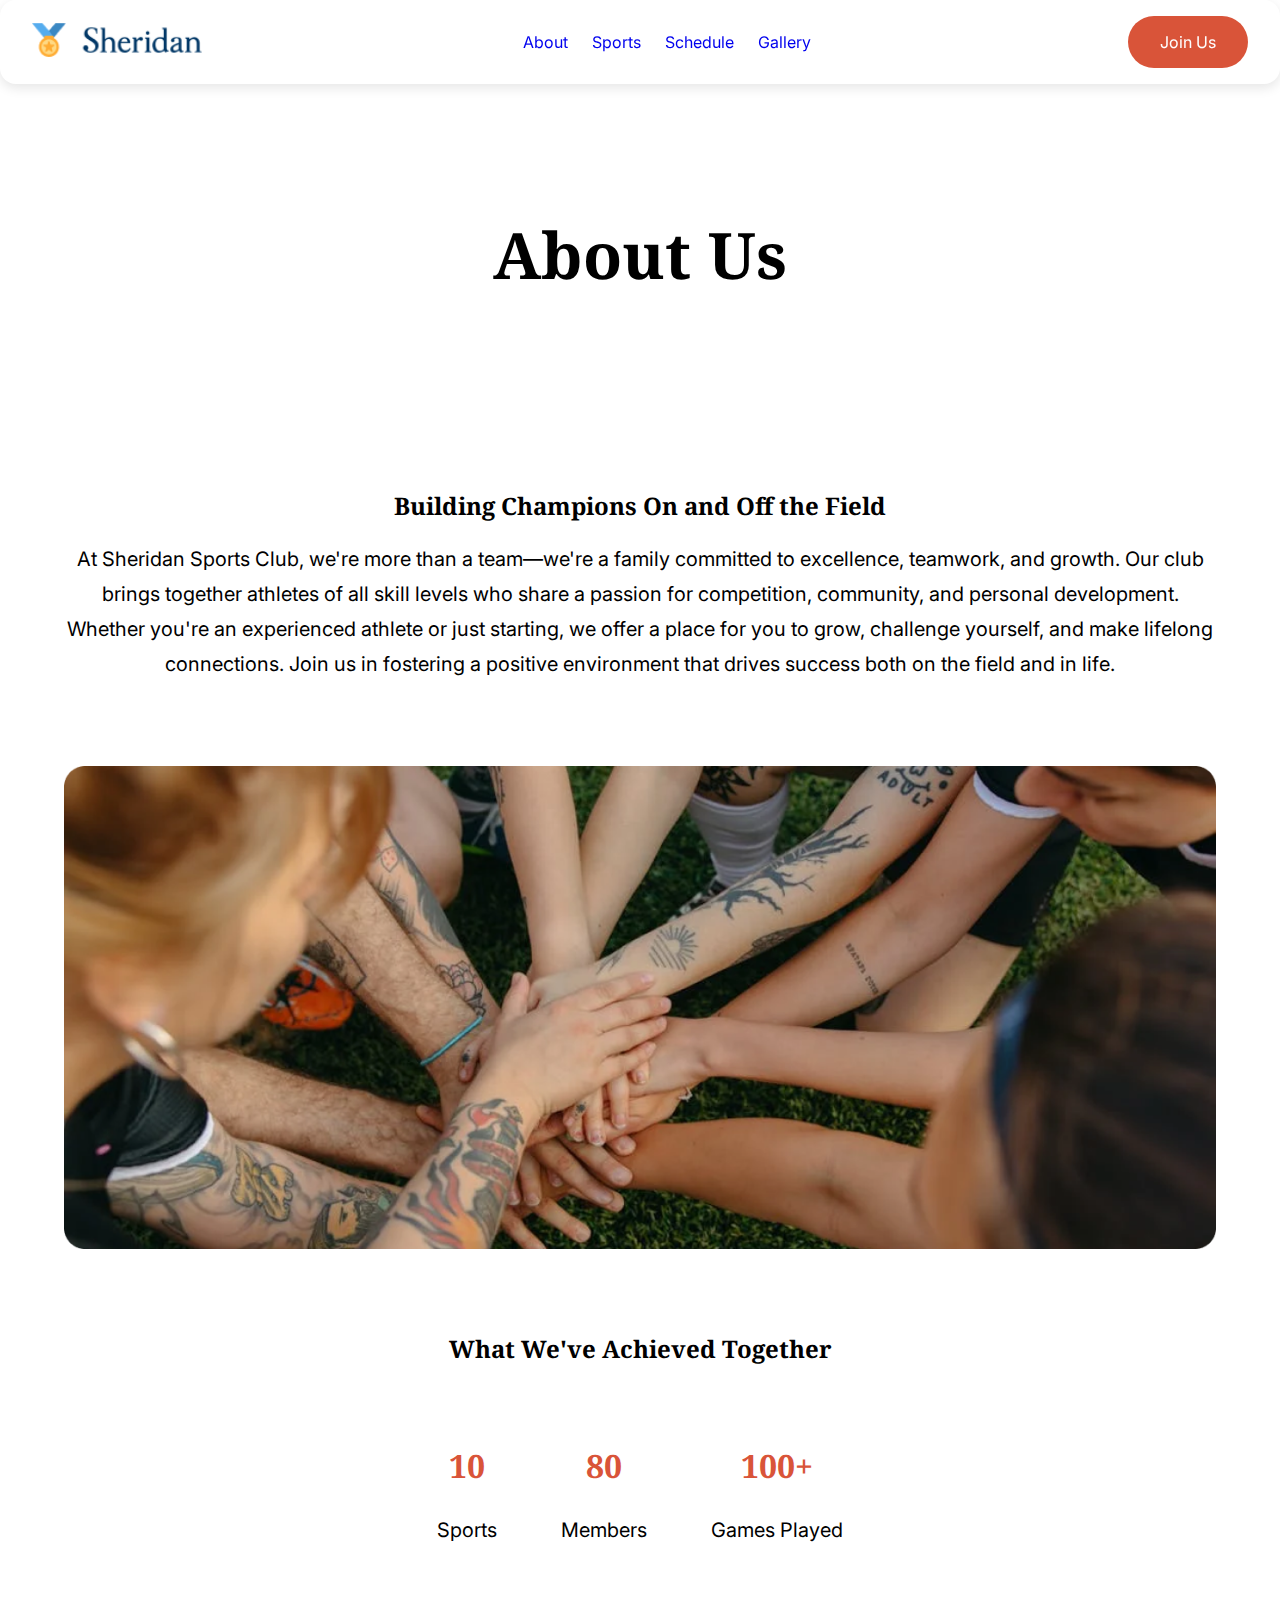
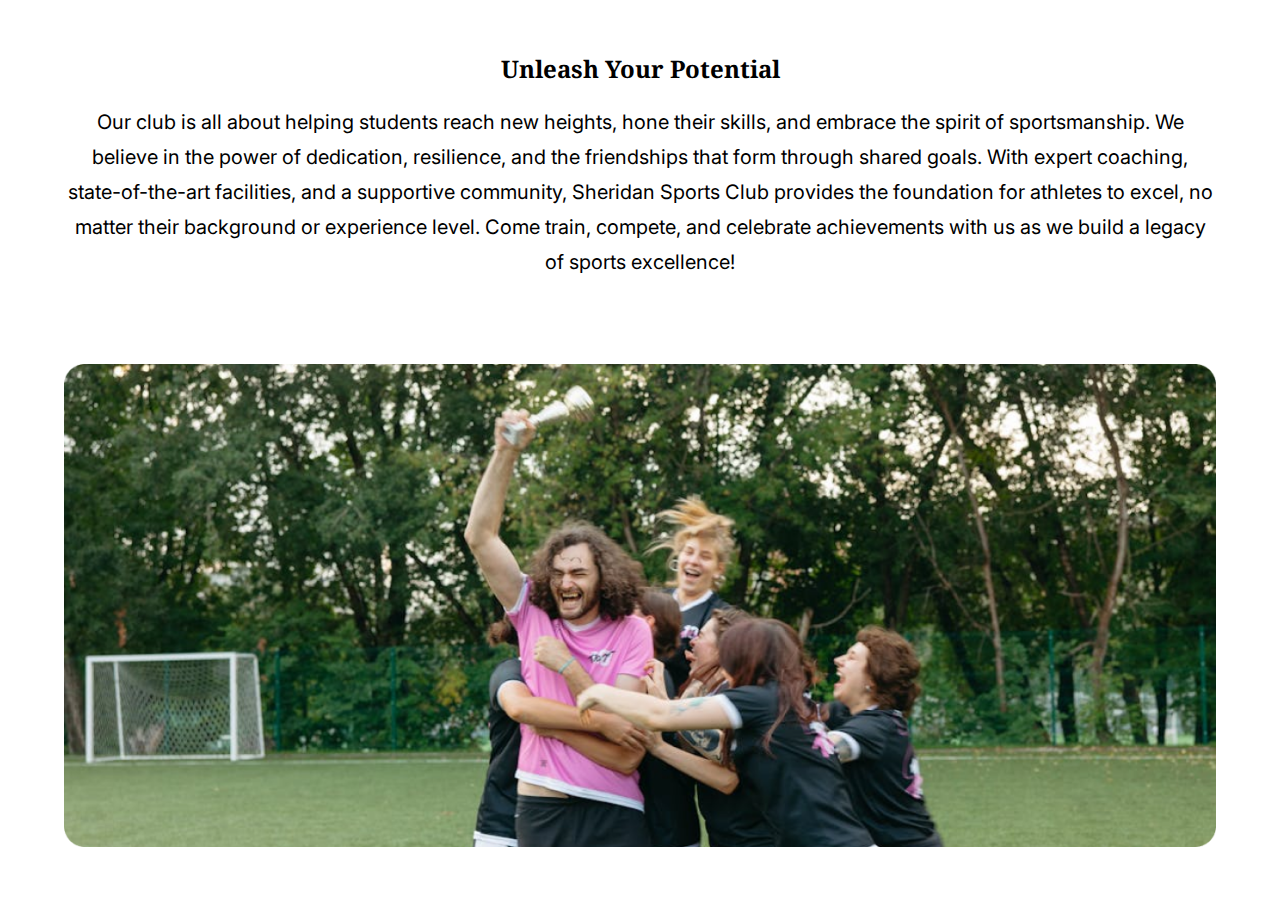
<file: sheridansportsclub/about.html>
<!DOCTYPE html>
<html lang="en">
<head>
    <meta charset="UTF-8">
    <meta name="viewport" content="width=device-width, initial-scale=1.0">
    <title>About</title>
    <link rel="stylesheet" href="styles.css">
</head>
<body>
    <header>
        <a href="index.html">
            <img src="images/logo.png" class="logo">
        </a>
        <nav>
            <ul class="nav_links">
                <li><a href="about.html">About</a></li>
                <li><a href="sports.html">Sports</a></li>
                <li><a href="schedule.html">Schedule</a></li>
                <li><a href="gallery.html">Gallery</a></li>
            </ul>
        </nav>
        <a href="join.html" class="button">Join Us</a>
    </header>

    <main class="grid">
        <div class="page_content">
            <div class="hero_text top_text">
                <h1>About Us</h1>
            </div>

            <div class="about_content">
                <div class="about_content_text">
                    <h2>Building Champions On and Off the Field</h2>
                    <p>At Sheridan Sports Club, we're more than a team—we're a family committed to excellence, teamwork, and growth. Our club brings together athletes of all skill levels who share a passion for competition, community, and personal development. Whether you're an experienced athlete or just starting, we offer a place for you to grow, challenge yourself, and make lifelong connections. Join us in fostering a positive environment that drives success both on the field and in life.</p>
                </div>
                <img src="images/about_image.png" class="about_image">
            </div>

            <div class="achievements_container">
                <h2 class="achievements_h2">What We've Achieved Together</h2>
                <div class="stats_container">
                    <div class="stat">
                        <h2>10</h2>
                        <p>Sports</p>
                    </div>
                    <div class="stat">
                        <h2>80</h2>
                        <p>Members</p>
                    </div>
                    <div class="stat">
                        <h2>100+</h2>
                        <p>Games Played</p>
                    </div>
                </div>
            </div>

            <div class="about_content">
                <div class="about_content_text">
                    <h2>Unleash Your Potential</h2>
                    <p>Our club is all about helping students reach new heights, hone their skills, and embrace the spirit of sportsmanship. We believe in the power of dedication, resilience, and the friendships that form through shared goals. With expert coaching, state-of-the-art facilities, and a supportive community, Sheridan Sports Club provides the foundation for athletes to excel, no matter their background or experience level. Come train, compete, and celebrate achievements with us as we build a legacy of sports excellence!</p>
                </div>
                <img src="images/about_image_2.png" class="about_image">
            </div>
        </div>
    </main>
</body>
</html>
</file>
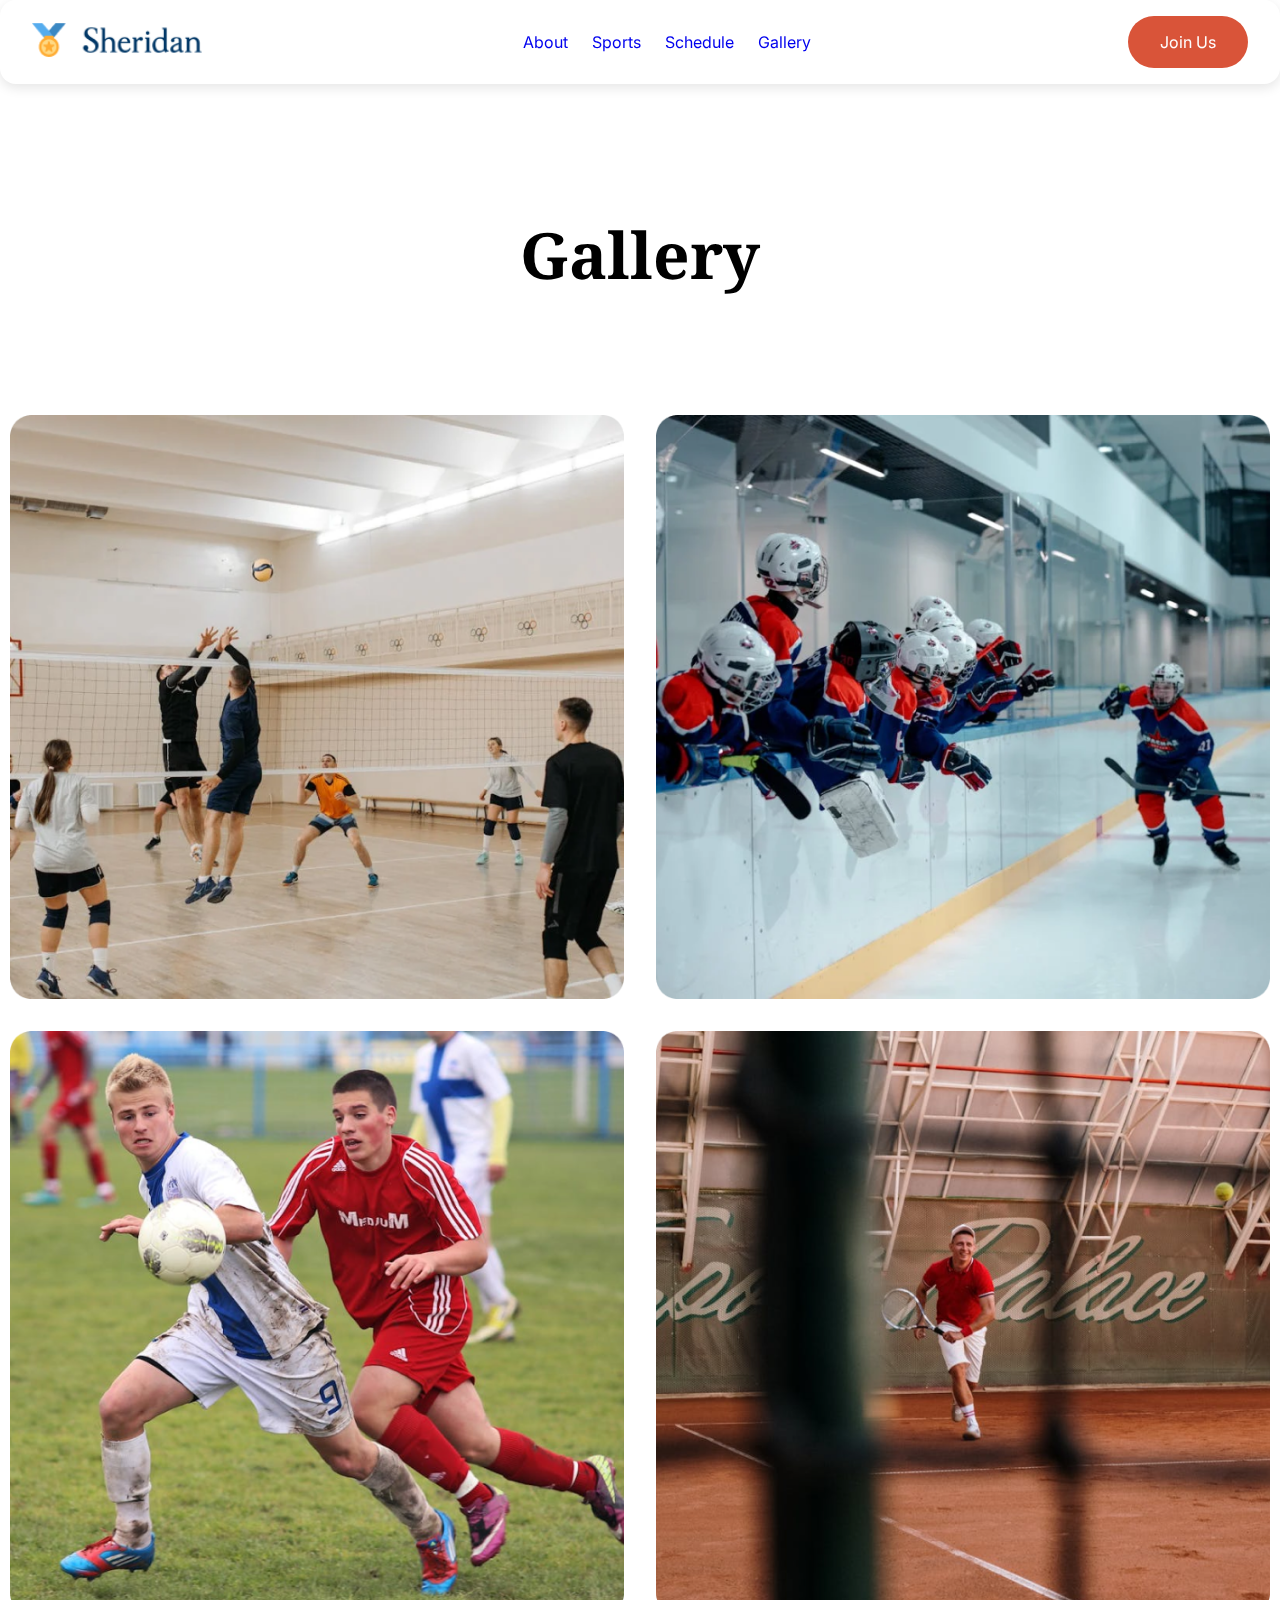
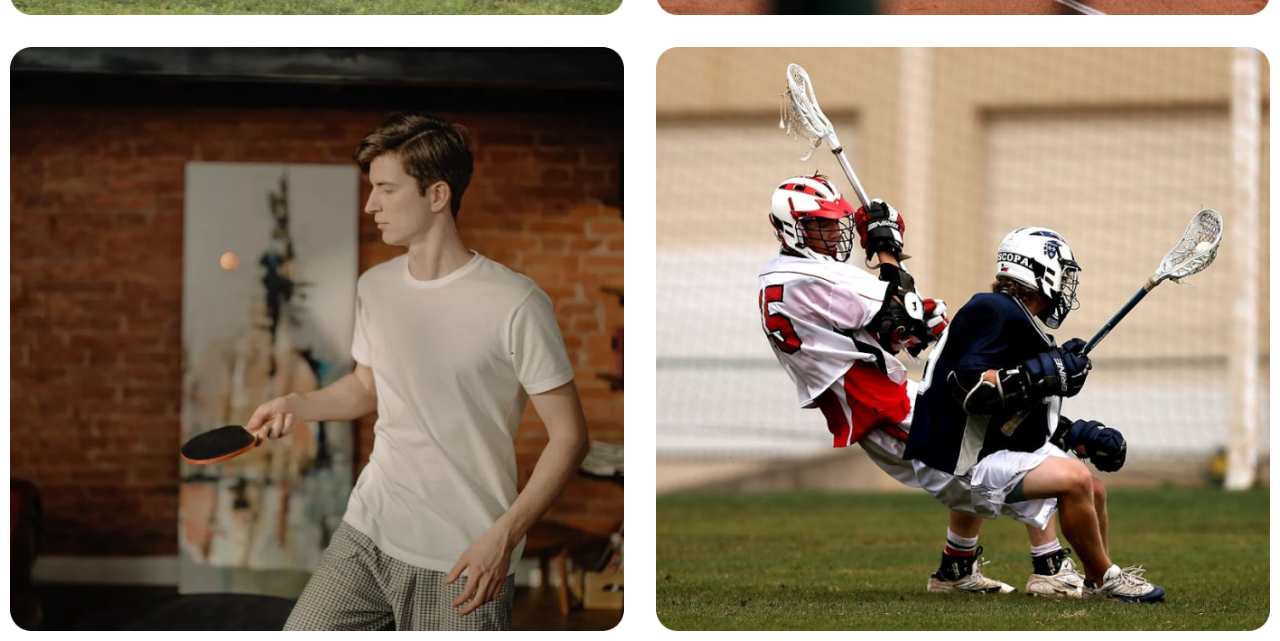
<file: sheridansportsclub/gallery.html>
<!DOCTYPE html>
<html lang="en">
<head>
    <meta charset="UTF-8">
    <meta name="viewport" content="width=device-width, initial-scale=1.0">
    <title>Gallery</title>
    <link rel="stylesheet" href="styles.css">
</head>
<body>
    <header>
        <a href="index.html">
            <img src="images/logo.png" class="logo" alt="Logo">
        </a>
        <nav>
            <ul class="nav_links">
                <li><a href="about.html">About</a></li>
                <li><a href="sports.html">Sports</a></li>
                <li><a href="schedule.html">Schedule</a></li>
                <li><a href="gallery.html">Gallery</a></li>
            </ul>
        </nav>
        <a href="join.html" class="button">Join Us</a>
    </header>

    <main class="grid">
        <div class="page_content">
            <div class="hero_text top_text">
                <h1>Gallery</h1>
            </div>
            <div class="photo_gallery">
                <div class="photo_grid">
                    <img src="images/gallery_image.png" class="grid_img">
                    <img src="images/gallery_image_2.png" class="grid_img">
                    <img src="images/gallery_image_3.png" class="grid_img">
                    <img src="images/gallery_image_4.png" class="grid_img">
                    <img src="images/gallery_image_5.png" class="grid_img">
                    <img src="images/gallery_image_6.png" class="grid_img">
                </div>
            </div>
        </div>
    </main>
</body>
</html>
</file>
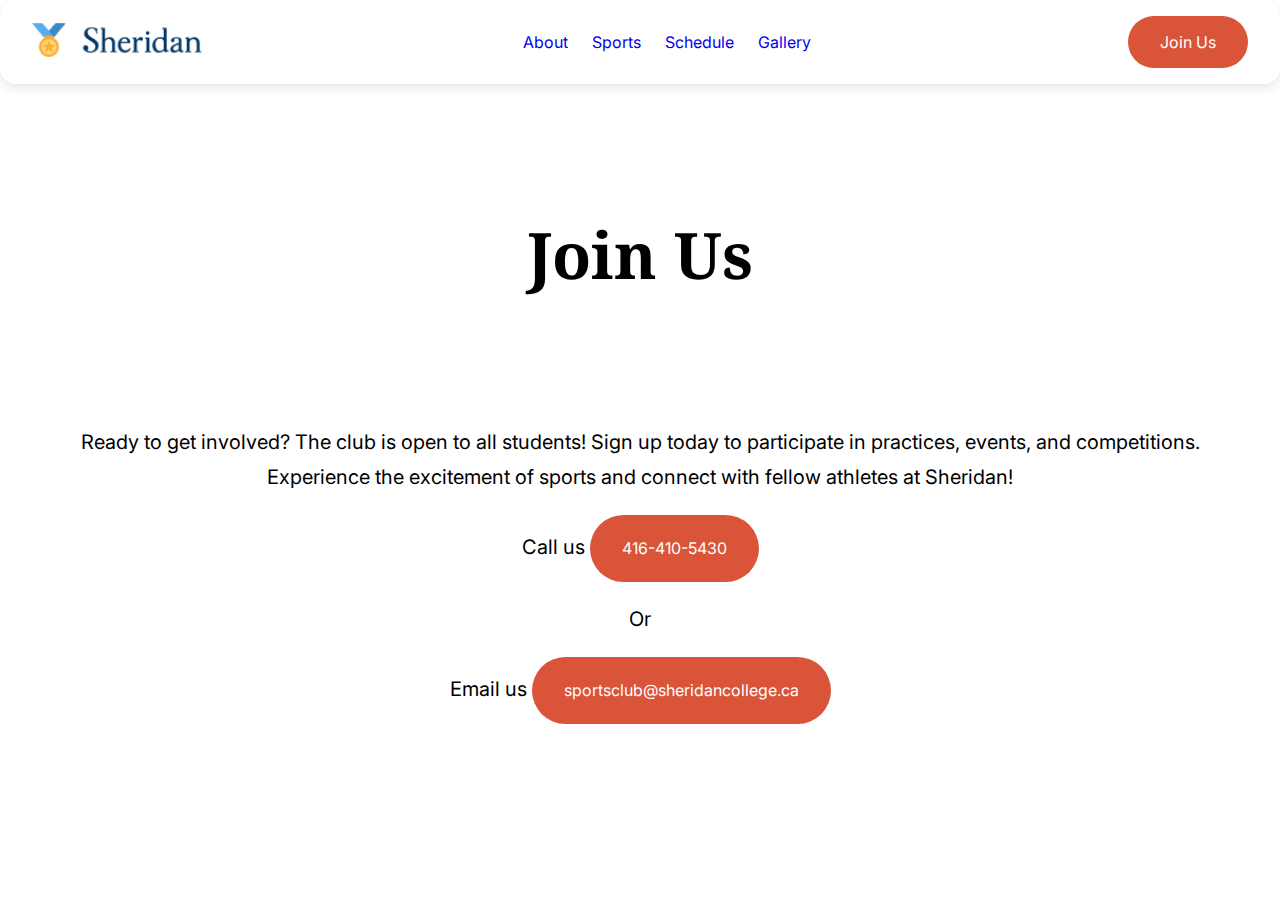
<file: sheridansportsclub/join.html>
<!DOCTYPE html>
<html lang="en">
<head>
    <meta charset="UTF-8">
    <meta name="viewport" content="width=device-width, initial-scale=1.0">
    <title>Join</title>
    <link rel="stylesheet" href="styles.css">
</head>
<body>
    <header>
        <a href="index.html">
            <img src="images/logo.png" class="logo">
        </a>
        <nav>
            <ul class="nav_links">
                <li><a href="about.html">About</a></li>
                <li><a href="sports.html">Sports</a></li>
                <li><a href="schedule.html">Schedule</a></li>
                <li><a href="gallery.html">Gallery</a></li>
            </ul>
        </nav>
        <a href="join.html" class="button">Join Us</a>
    </header>

    <main class="grid">
        <div class="page_content">
            <div class="hero_text top_text">
                <h1>Join Us</h1>
            </div>
            <div class="hero_text">
                <p>Ready to get involved? The club is open to all students! Sign up today to participate in practices, events, and competitions.<br> Experience the excitement of sports and connect with fellow athletes at Sheridan!</p>
                <p>Call us <a href="#" class="button">416-410-5430</a></p>
                <p>Or</p>
                <p>Email us <a href="#" class="button">sportsclub@sheridancollege.ca</a></p>
            </div>
        </div>
    </main>
</body>
</html>
</file>
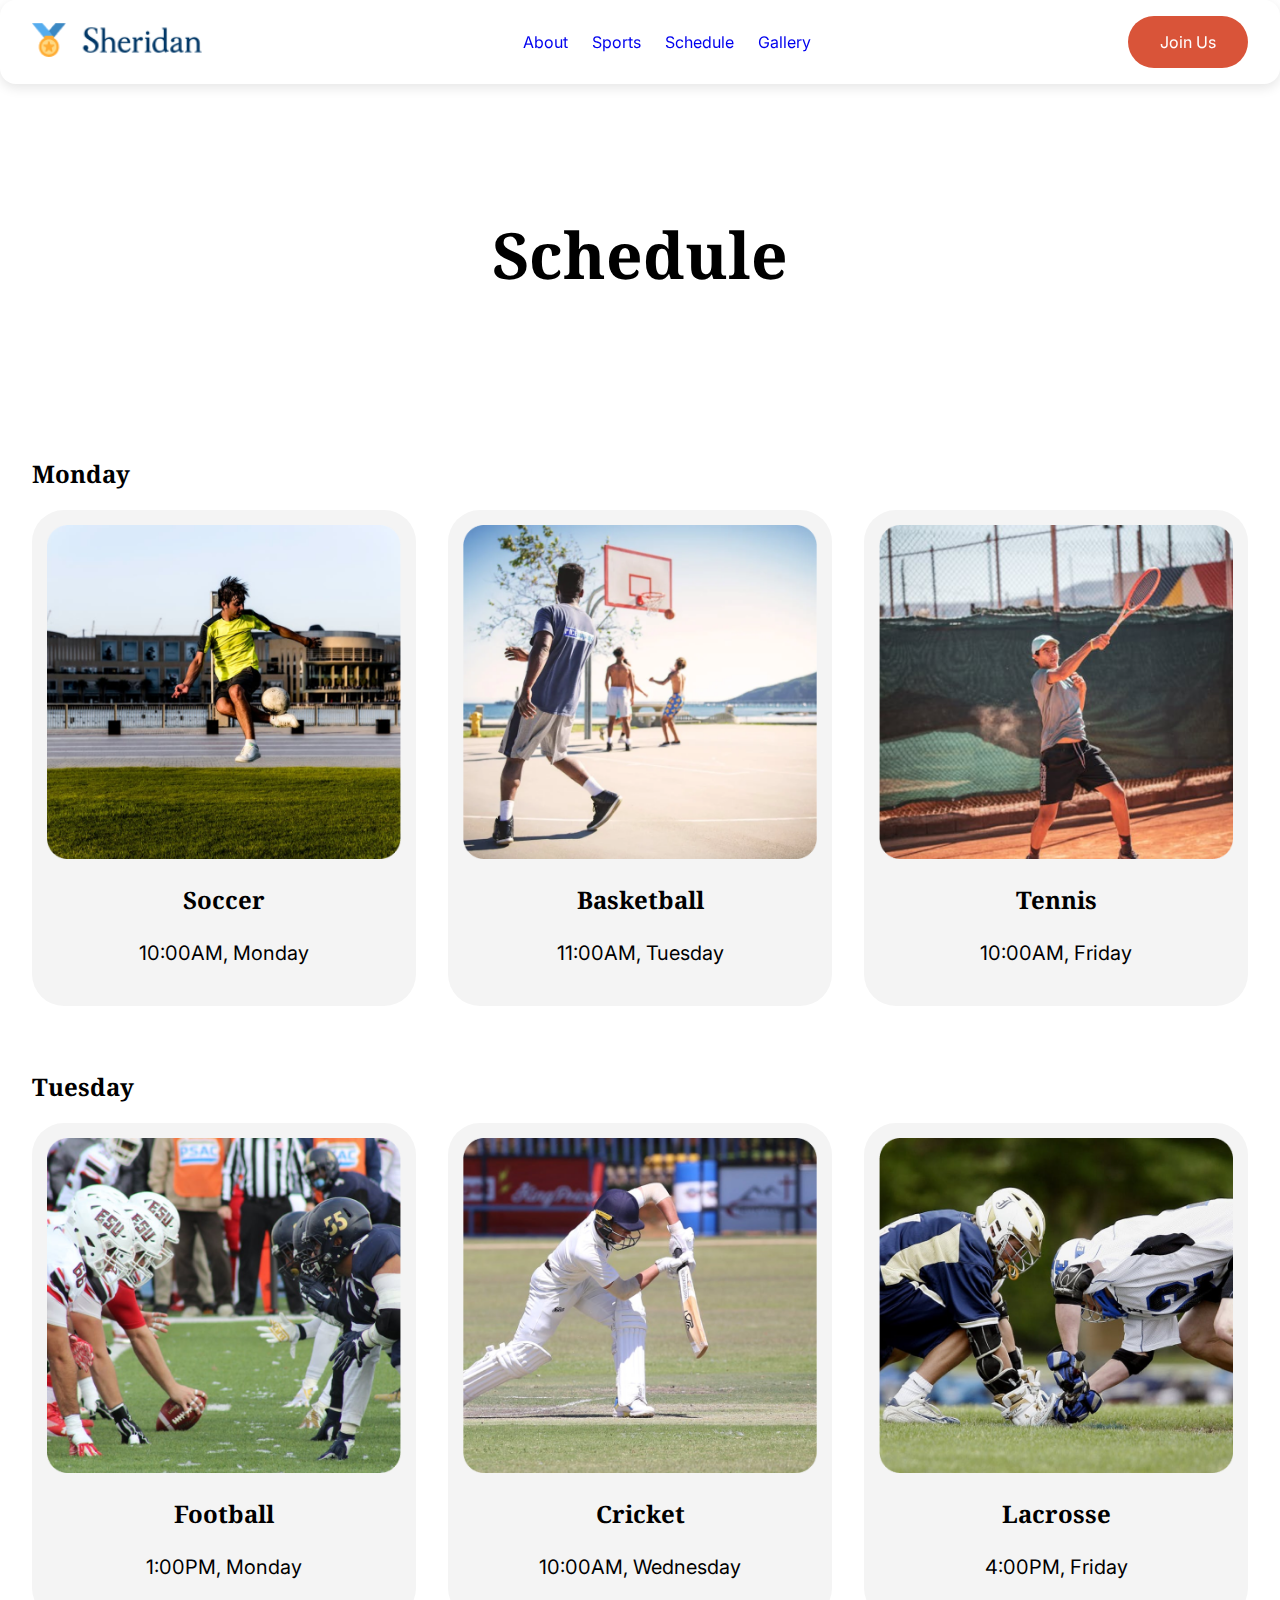
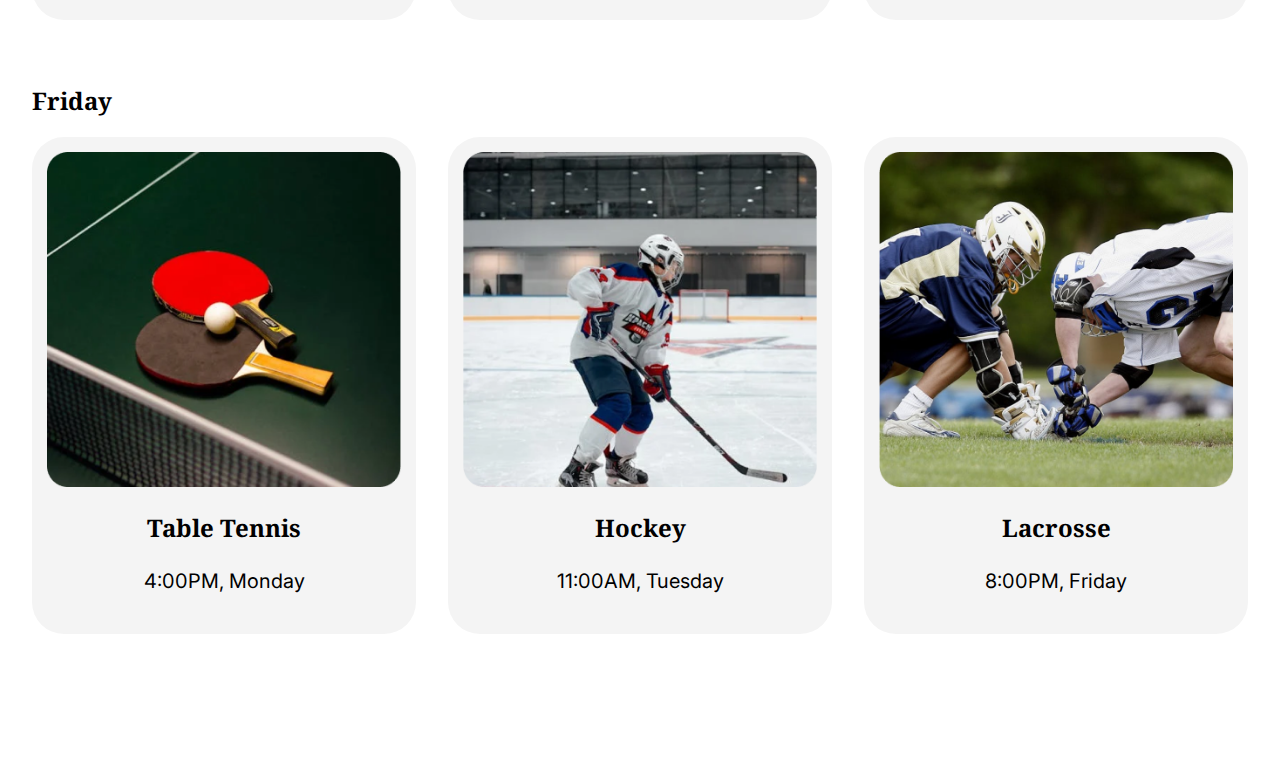
<file: sheridansportsclub/schedule.html>
<!DOCTYPE html>
    <html lang="en">
    <head>
        <meta charset="UTF-8">
        <meta name="viewport" content="width=device-width, initial-scale=1.0">
        <title>Schedule</title>
        <link rel="stylesheet" href="styles.css">
    </head>
    <body>
        <header>
            <a href="index.html">
                <img src="images/logo.png" class="logo">
            </a>
            <nav>
                <ul class="nav_links">
                    <li><a href="about.html">About</a></li>
                    <li><a href="sports.html">Sports</a></li>
                    <li><a href="schedule.html">Schedule</a></li>
                    <li><a href="gallery.html">Gallery</a></li>
                </ul>
            </nav>
            <a href="join.html" class="button">Join Us</a>
        </header>

        <main class="grid">
            <div class="page_content">
                <div class="top_text">
                    <h1>Schedule</h1>
                </div>
                <div class="schedule">
                    <div>
                        <h2>Monday</h2>
                        <div class="schedule_events">
                            <div class="card">
                                <img src="images/soccer_image.png">
                                <h2>Soccer</h2>
                                <p>10:00AM, Monday</p>
                            </div>
                            <div class="card">
                                <img src="images/basketball_image.png">
                                <h2>Basketball</h2>
                                <p>11:00AM, Tuesday</p>
                            </div>
                            <div class="card">
                                <img src="images/tennis_image.png">
                                <h2>Tennis</h2>
                                <p>10:00AM, Friday</p>
                            </div>
                        </div>
                    </div>
                    <div>
                        <h2>Tuesday</h2>
                        <div class="schedule_events">
                            <div class="card">
                                <img src="images/football_image.png">
                                <h2>Football</h2>
                                <p>1:00PM, Monday</p>
                            </div>
                            <div class="card">
                                <img src="images/cricket_image.png">
                                <h2>Cricket</h2>
                                <p>10:00AM, Wednesday</p>
                            </div>
                            <div class="card">
                                <img src="images/lacrosse_image.png">
                                <h2>Lacrosse</h2>
                                <p>4:00PM, Friday</p>
                            </div>
                        </div>
                    </div>
                    <div>
                        <h2>Friday</h2>
                        <div class="schedule_events">
                            <div class="card">
                                <img src="images/tabletennis_image.png">
                                <h2>Table Tennis</h2>
                                <p>4:00PM, Monday</p>
                            </div>
                            <div class="card">
                                <img src="images/hockey_image.png">
                                <h2>Hockey</h2>
                                <p>11:00AM, Tuesday</p>
                            </div>
                            <div class="card">
                                <img src="images/lacrosse_image.png">
                                <h2>Lacrosse</h2>
                                <p>8:00PM, Friday</p>
                            </div>
                        </div>
                    </div>
                </div>
            </div>
        </main>
    </body>
    </html>
</file>
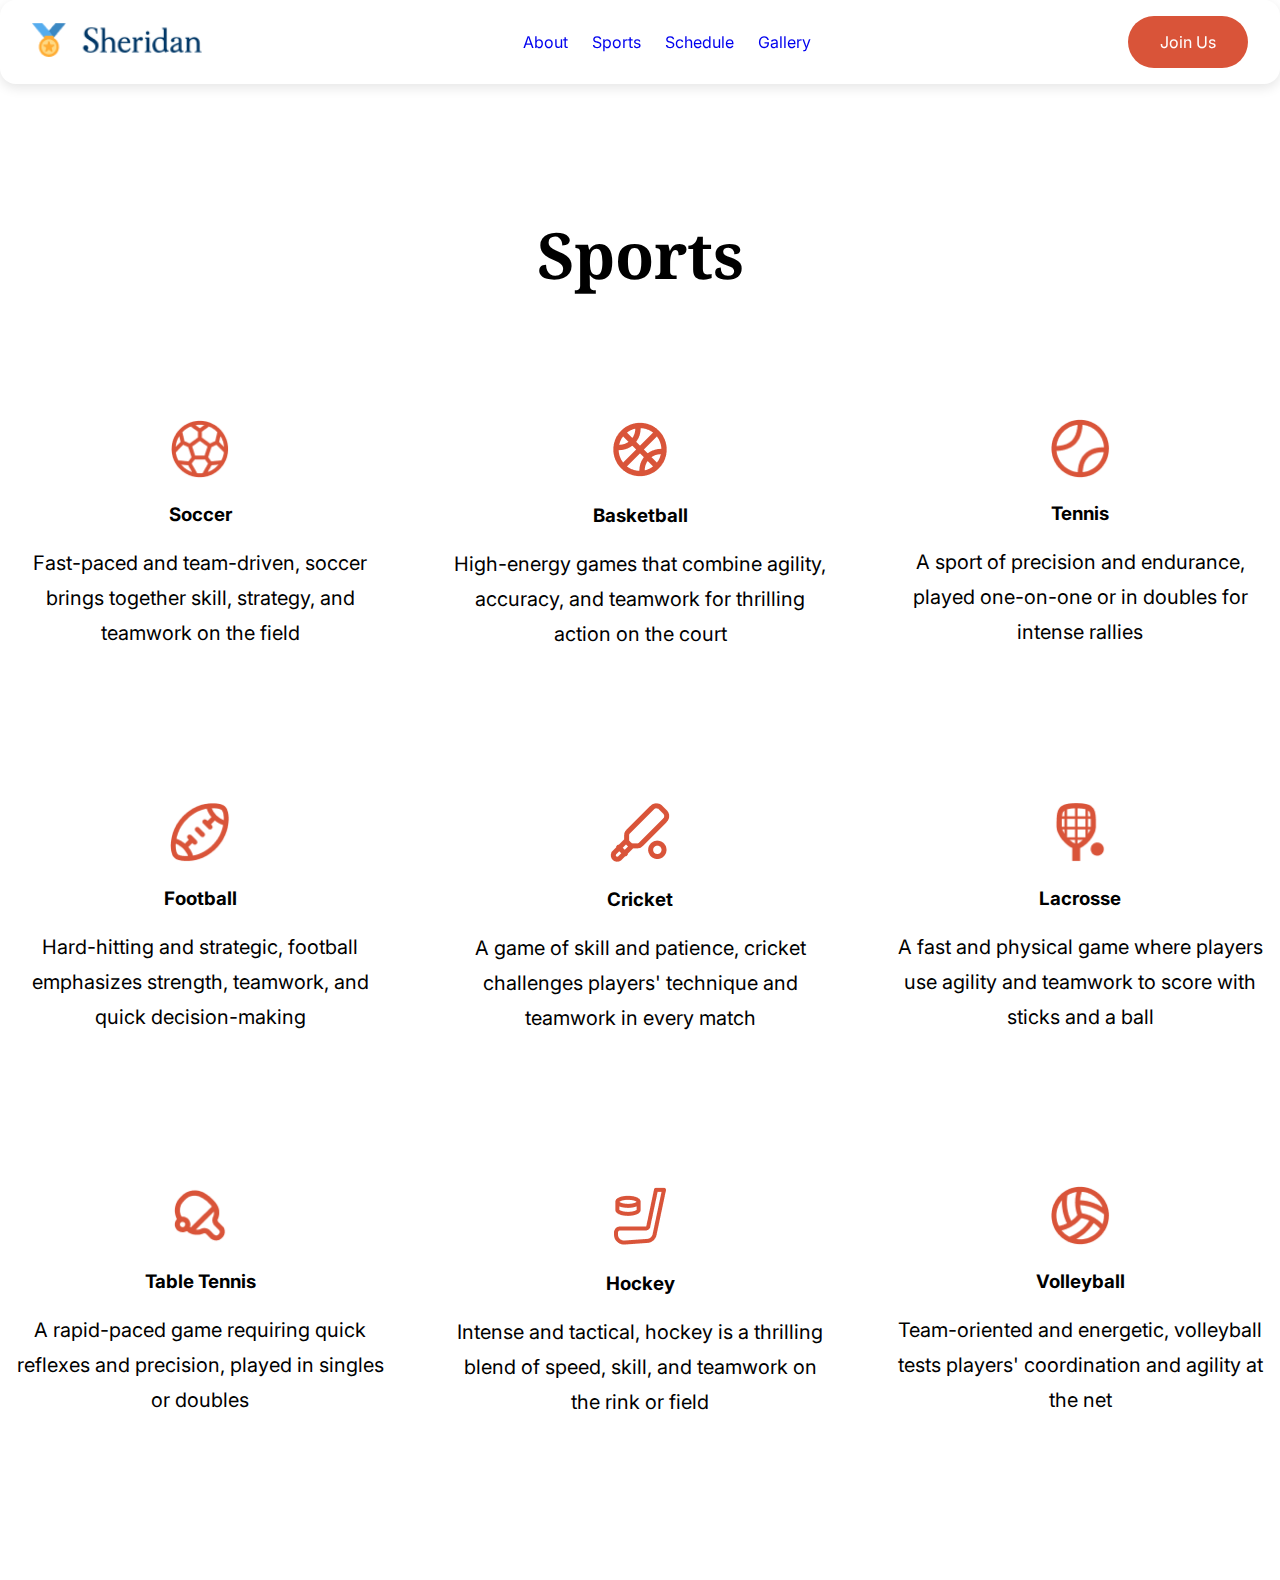
<file: sheridansportsclub/sports.html>
<!DOCTYPE html>
<html lang="en">
<head>
    <meta charset="UTF-8">
    <meta name="viewport" content="width=device-width, initial-scale=1.0">
    <title>Sports</title>
    <link rel="stylesheet" href="styles.css">
</head>
<body>
    <header>
        <a href="index.html">
            <img src="images/logo.png" class="logo">
        </a>

        <nav>
            <ul class="nav_links">
                <li><a href="about.html">About</a></li>
                <li><a href="sports.html">Sports</a></li>
                <li><a href="schedule.html">Schedule</a></li>
                <li><a href="gallery.html">Gallery</a></li>
            </ul>
        </nav>

        <a href="join.html" class="button">Join Us</a>
    </header>

    <main>
        <div class="page_content">
            <div class="top_text">
                <h1>Sports</h1>
            </div>

            <div class="sports">
                <div class="sports_grid">
                    <div class="sport">
                        <img src="images/icon_soccer.png" alt="Soccer Icon">
                        <h3>Soccer</h3>
                        <p>Fast-paced and team-driven, soccer brings together skill, strategy, and teamwork on the field</p>
                    </div>
                    <div class="sport">
                        <img src="images/icon_basketball.png" alt="Basketball Icon">
                        <h3>Basketball</h3>
                        <p>High-energy games that combine agility, accuracy, and teamwork for thrilling action on the court</p>
                    </div>
                    <div class="sport">
                        <img src="images/icon_tennis.png" alt="Tennis Icon">
                        <h3>Tennis</h3>
                        <p>A sport of precision and endurance, played one-on-one or in doubles for intense rallies</p>
                    </div>
                </div>

                <div class="sports_grid">
                    <div class="sport">
                        <img src="images/icon_football.png" alt="Football Icon">
                        <h3>Football</h3>
                        <p>Hard-hitting and strategic, football emphasizes strength, teamwork, and quick decision-making</p>
                    </div>
                    <div class="sport">
                        <img src="images/icon_cricket.png" alt="Cricket Icon">
                        <h3>Cricket</h3>
                        <p>A game of skill and patience, cricket challenges players' technique and teamwork in every match</p>
                    </div>
                    <div class="sport">
                        <img src="images/icon_lacrosse.png" alt="Lacrosse Icon">
                        <h3>Lacrosse</h3>
                        <p>A fast and physical game where players use agility and teamwork to score with sticks and a ball</p>
                    </div>
                </div>

                <div class="sports_grid">
                    <div class="sport">
                        <img src="images/icon_tabletennis.png" alt="Table Tennis Icon">
                        <h3>Table Tennis</h3>
                        <p>A rapid-paced game requiring quick reflexes and precision, played in singles or doubles</p>
                    </div>
                    <div class="sport">
                        <img src="images/icon_hockey.png" alt="Hockey Icon">
                        <h3>Hockey</h3>
                        <p>Intense and tactical, hockey is a thrilling blend of speed, skill, and teamwork on the rink or field</p>
                    </div>
                    <div class="sport">
                        <img src="images/icon_volleyball.png" alt="Volleyball Icon">
                        <h3>Volleyball</h3>
                        <p>Team-oriented and energetic, volleyball tests players' coordination and agility at the net</p>
                    </div>
                </div>
            </div>
        </div>
    </main>
</body>
</html>
</file>
<file: sheridansportsclub/styles.css>
@import url('https://fonts.googleapis.com/css2?family=Noto+Serif:ital,wght@0,100..900;1,100..900&display=swap');
@import url('https://fonts.googleapis.com/css2?family=Inter:ital,opsz,wght@0,14..32,100..900;1,14..32,100..900&family=Noto+Serif:ital,wght@0,100..900;1,100..900&display=swap');

header {
    grid-column: span 12;
    display: flex;
    justify-content: space-between;
    align-items: center;
    padding: 16px 32px;
    background-color: #ffffff;
    box-shadow: 0 4px 12px rgba(0, 0, 0, 0.1);
    border-radius: 16px;
    position: sticky;
    top: 0;
    z-index: 1000;
}

.logo {
    height: 40px;
    width: auto;
}

.button {
    transition: background-color 0.3s ease, transform 0.2s ease;
}

.button:hover {
    background-color: #F49C8A;
    transform: translateY(-2px);
}

body {
    display: grid;
    grid-template-columns: repeat(12, 1fr);
    grid-gap: 20px;
    max-width: 1440px;
    margin: 0 auto;
}

main {
    grid-column: span 12;
}

h1 {
    text-align: center;
    font-size: 64px;
    font-weight: bold;
    font-family: "Noto Serif";
}

h2 {
    font-family: "Noto Serif";
}

h3 {
    font-family: "Inter";
}

p {
    font-size: 20px;
    font-family: "Inter";
    line-height: 175%;
}

a {
    font-family: "Inter";
}

nav {
    align-items: center;
    display: grid;
    justify-content: space-between;
    text-align: center;
}

nav li {
    list-style-type: none;
}

.button {
    background-color: #D95439;
    border: none;
    color: white;
    padding: 16px 32px;
    text-align: center;
    text-decoration: none;
    display: inline-block;
    font-size: 16px;
    border-radius: 100px;
}

.gradient_text {
    font-size: 72px;
    background: -webkit-linear-gradient(#D95439, #F49C8A);
    -webkit-background-clip: text;
    -webkit-text-fill-color: transparent;
}

.grid {
    grid-column: span 12;
    display: grid;
    grid-template-columns: repeat(12, 1fr);
    gap: 30px;
}



.nav_links {
    display: flex;
    gap: 24px;
    margin: 0;
    padding: 0%;
}

.nav_links a {
    text-decoration: none;
}

.page_content {
    grid-column: span 12;
    max-width: 1440px;
    margin-left: auto;
    margin-right: auto;
}

.landing_hero {
    grid-column: span 12;
    text-align: center;
    gap: 48px;
    padding: 64px;
}

.hero_video {
    width: 100%; /* Ensure the video stretches to fill its container */
    max-width: 100%; /* Prevent the video from exceeding its container width */
    height: auto;
    border-radius: 24px;
    object-fit: cover;
}

.hero_text {
    grid-column: span 12;
    text-align: center;
    gap: 32px;
}

.body_group {
    grid-column: span 12;
    display: grid;
    grid-template-columns: 1fr 1fr;
    gap: 64px;
    align-items: center;
    padding: 64px;
}

.body_text {
    display: flex;
    flex-direction: column;
    align-items: flex-start;
}

.body_image {
    max-width: 100%;
    height: auto;
    display: block;
}

.schedule {
    grid-column: span 12;
    margin-bottom: 32px;
    padding: 32px;
}

.schedule_events {
    display: grid;
    grid-template-columns: repeat(3, 1fr);
    gap: 32px;
    margin-bottom: 64px;
}

.card {
    padding: 15px;
    background: #f4f4f4;
    text-align: center;
    border-radius: 32px;
}

.card img {
    width: 100%;
}

.top_text {
    grid-column: span 12;
    padding: 64px;
}

.sports {
    grid-column: span 12;
    padding: 12px;
}

.sport {
    margin-bottom: 64px;
}

.sports img {
    width: 64px;
    height: auto;
}

.sports_grid {
    display: grid;
    grid-template-columns: repeat(3, 1fr);
    gap: 64px;
    margin-bottom: 64px;
    text-align: center;
}

.about_content {
    grid-column: span 12;
    display: grid;
    gap: 64px;
    align-items: center;
    padding: 64px;
    text-align: center;
}

.about_image {
    width: 100%;
}

.photo_gallery {
    grid-column: span 12;
}

.photo_grid {
    display: grid;
    grid-template-columns: repeat(2, 1fr);
    padding: 10px;
    gap: 32px;
}

.grid_img {
    width: 100%;
}

.achievements_container {
    grid-column: span 12;
    text-align: center;
}

.achievements_h2 {
    padding-bottom: 32px;
}

.stats_container {
    justify-content: center;
    display: flex;
    gap: 64px;
}

.stat h2{
    color: #D95439;
    font-size: 32px;
}

@media (max-width: 900px) {
    .body_group, 
    .about_content {
        grid-template-columns: 1fr;
        gap: 12px;
        padding: 12px;
    }

    .body_text p {
        max-width: 624px;
    }

    .schedule_events,
    .sports_grid {
        grid-template-columns: 1fr;
    }

    .photo_grid {
        grid-template-columns: 1fr;
    }

    .landing_hero {
        padding: 12px;
    }

    header {
        flex-wrap: wrap;
        gap: 16px;
        text-align: center;
        justify-content: center;
    }

    .hero_video {
        width: 100%;
        max-width: 100%;
        height: auto;
    }

    .landing_hero {
        padding: 16px;
    }

    .top_text {
        padding: 6px;
    }

    .schedule{
        padding: 6px;
    }

    .stats_container{
        flex-wrap: wrap;
    }
}

@media (max-width: 600px) {

    h1, .gradient_text{
        font-size: 48px;
    }

    .photo_grid{
        padding: 0px;
    }

    .hero_text{
        padding: 0px;
    }
}
</file>
